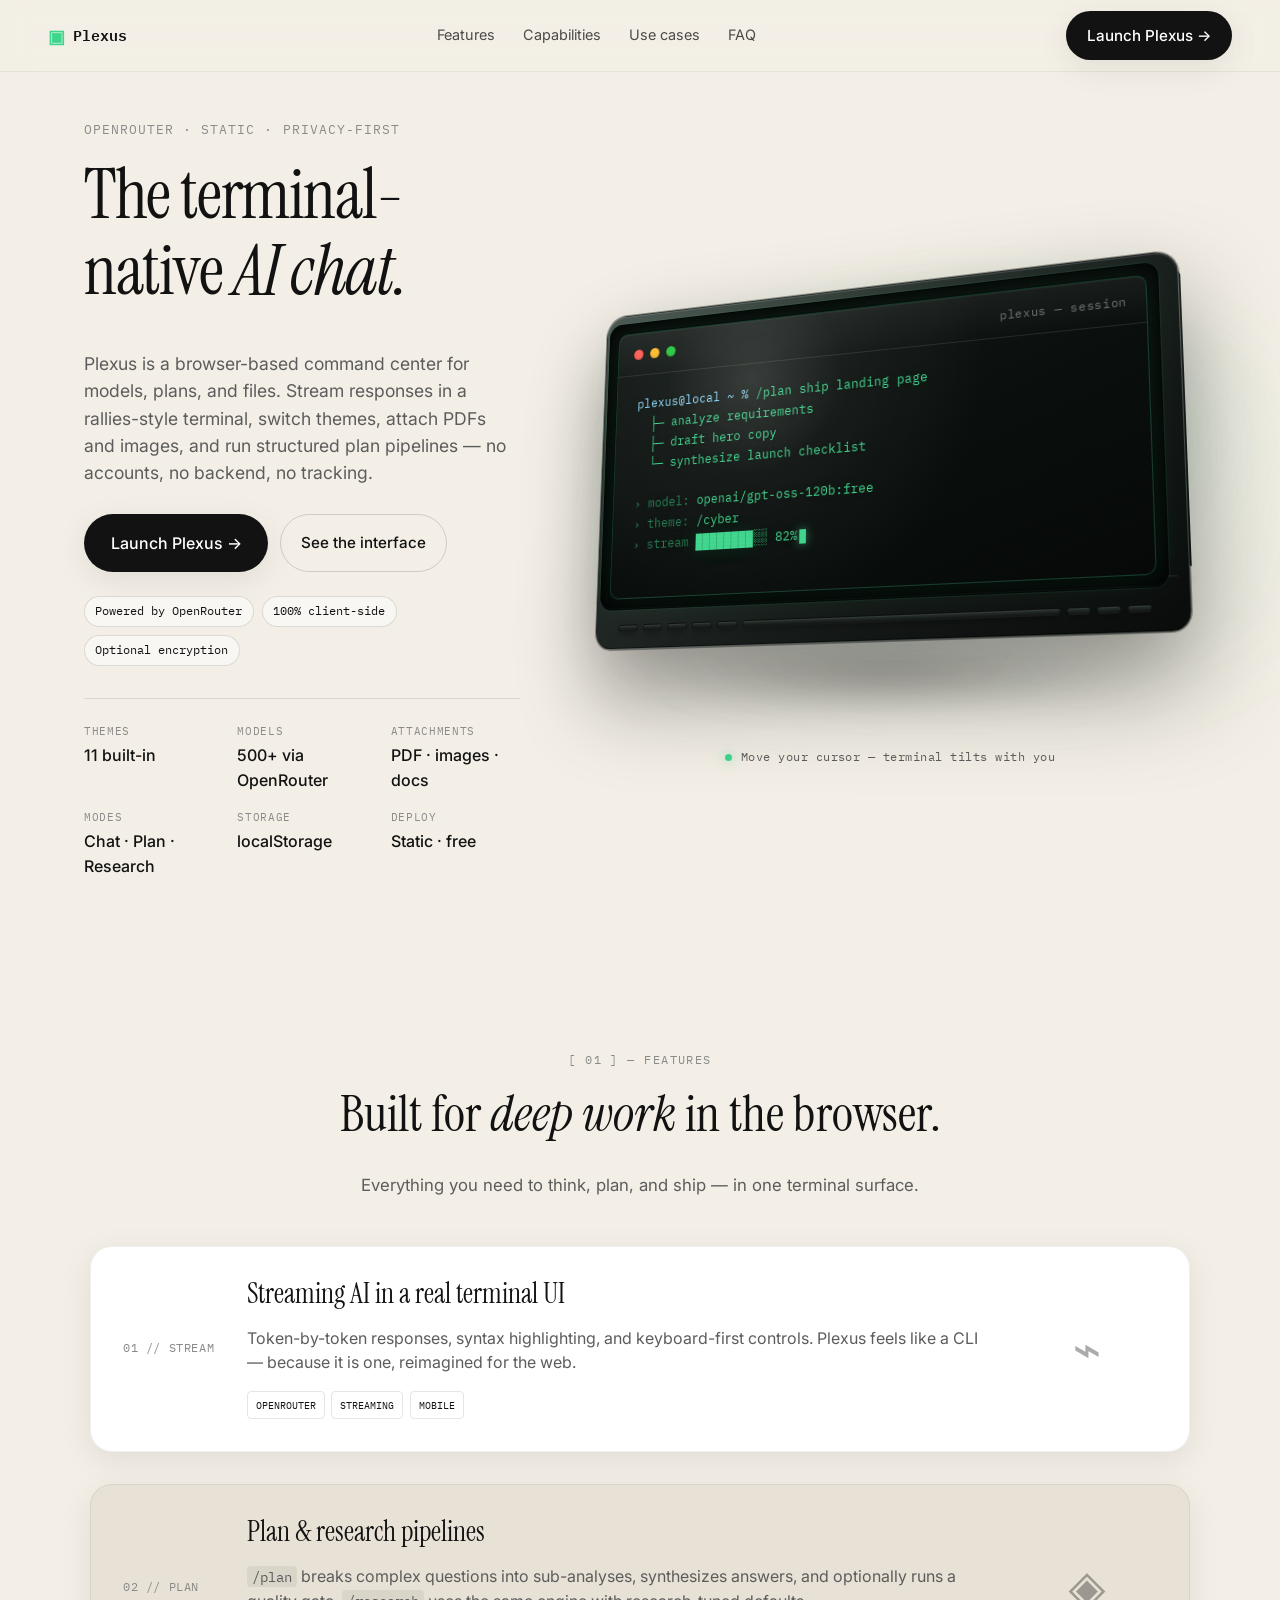
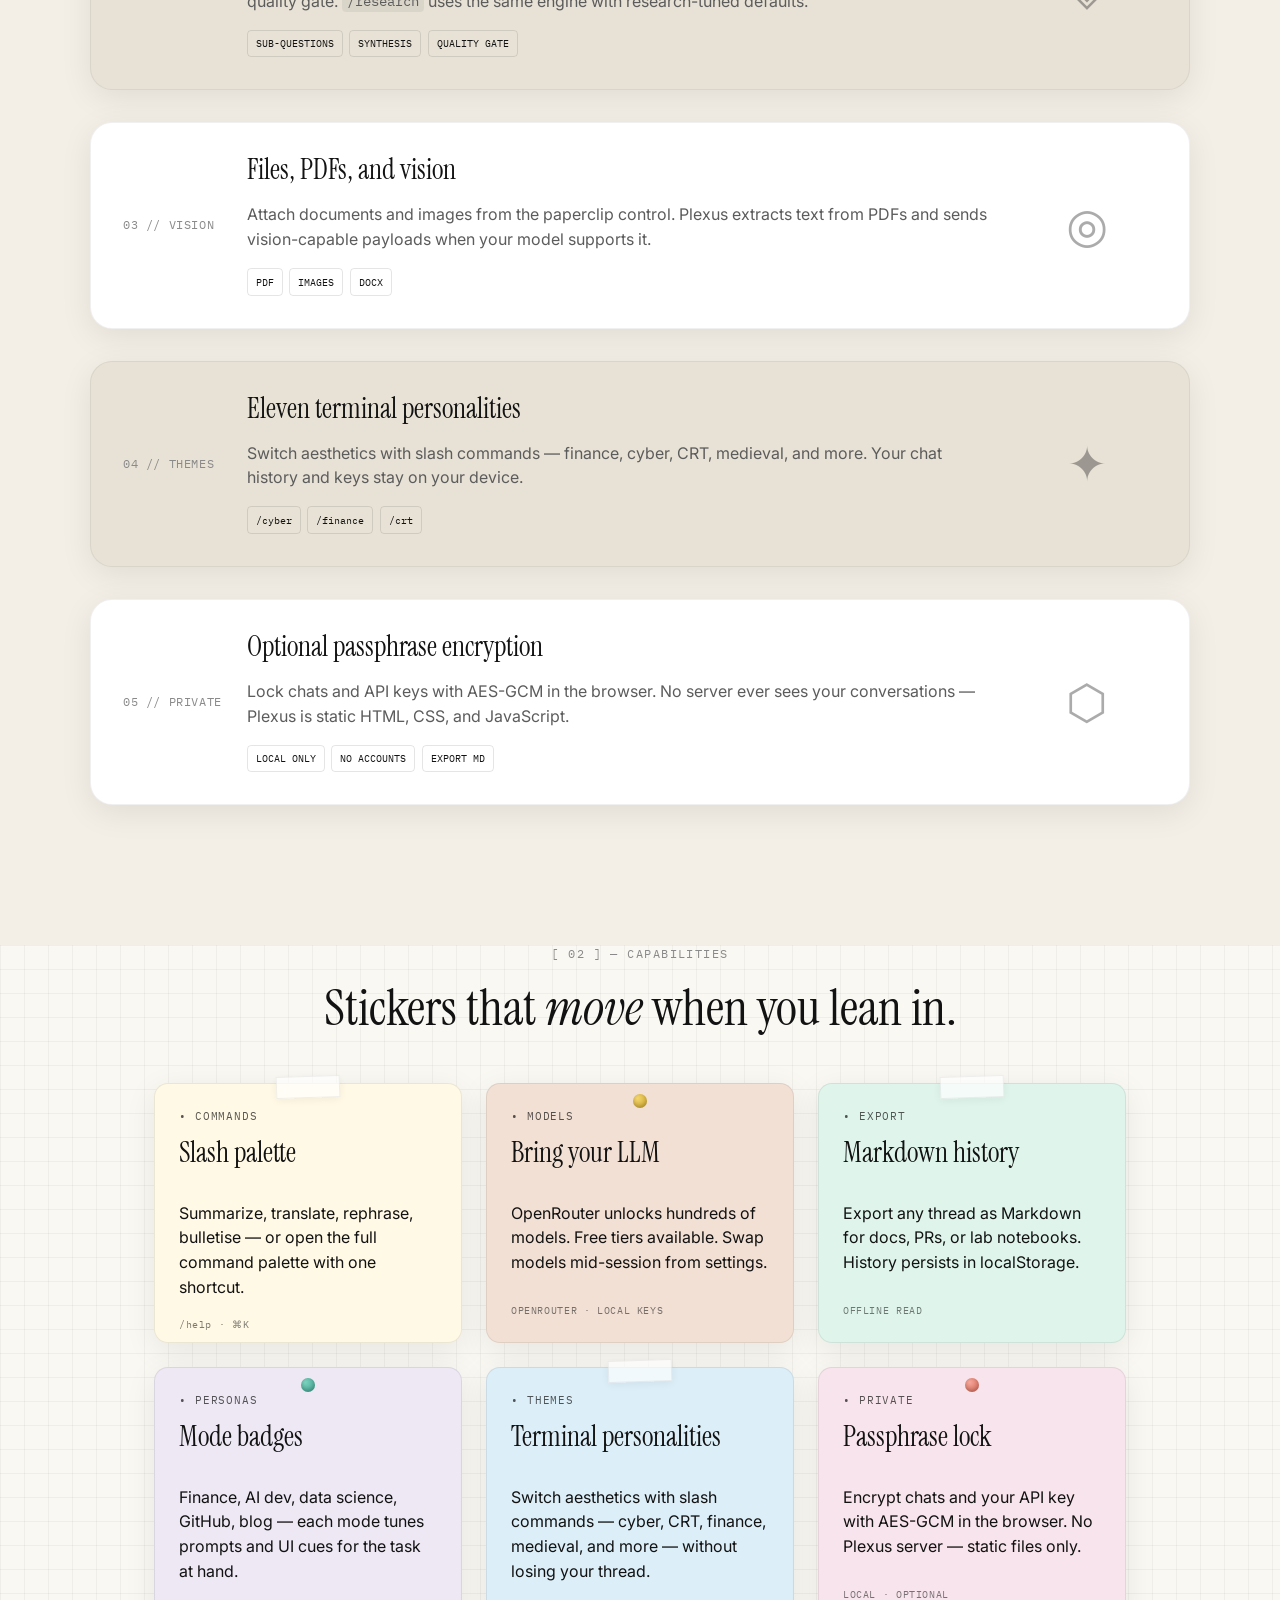
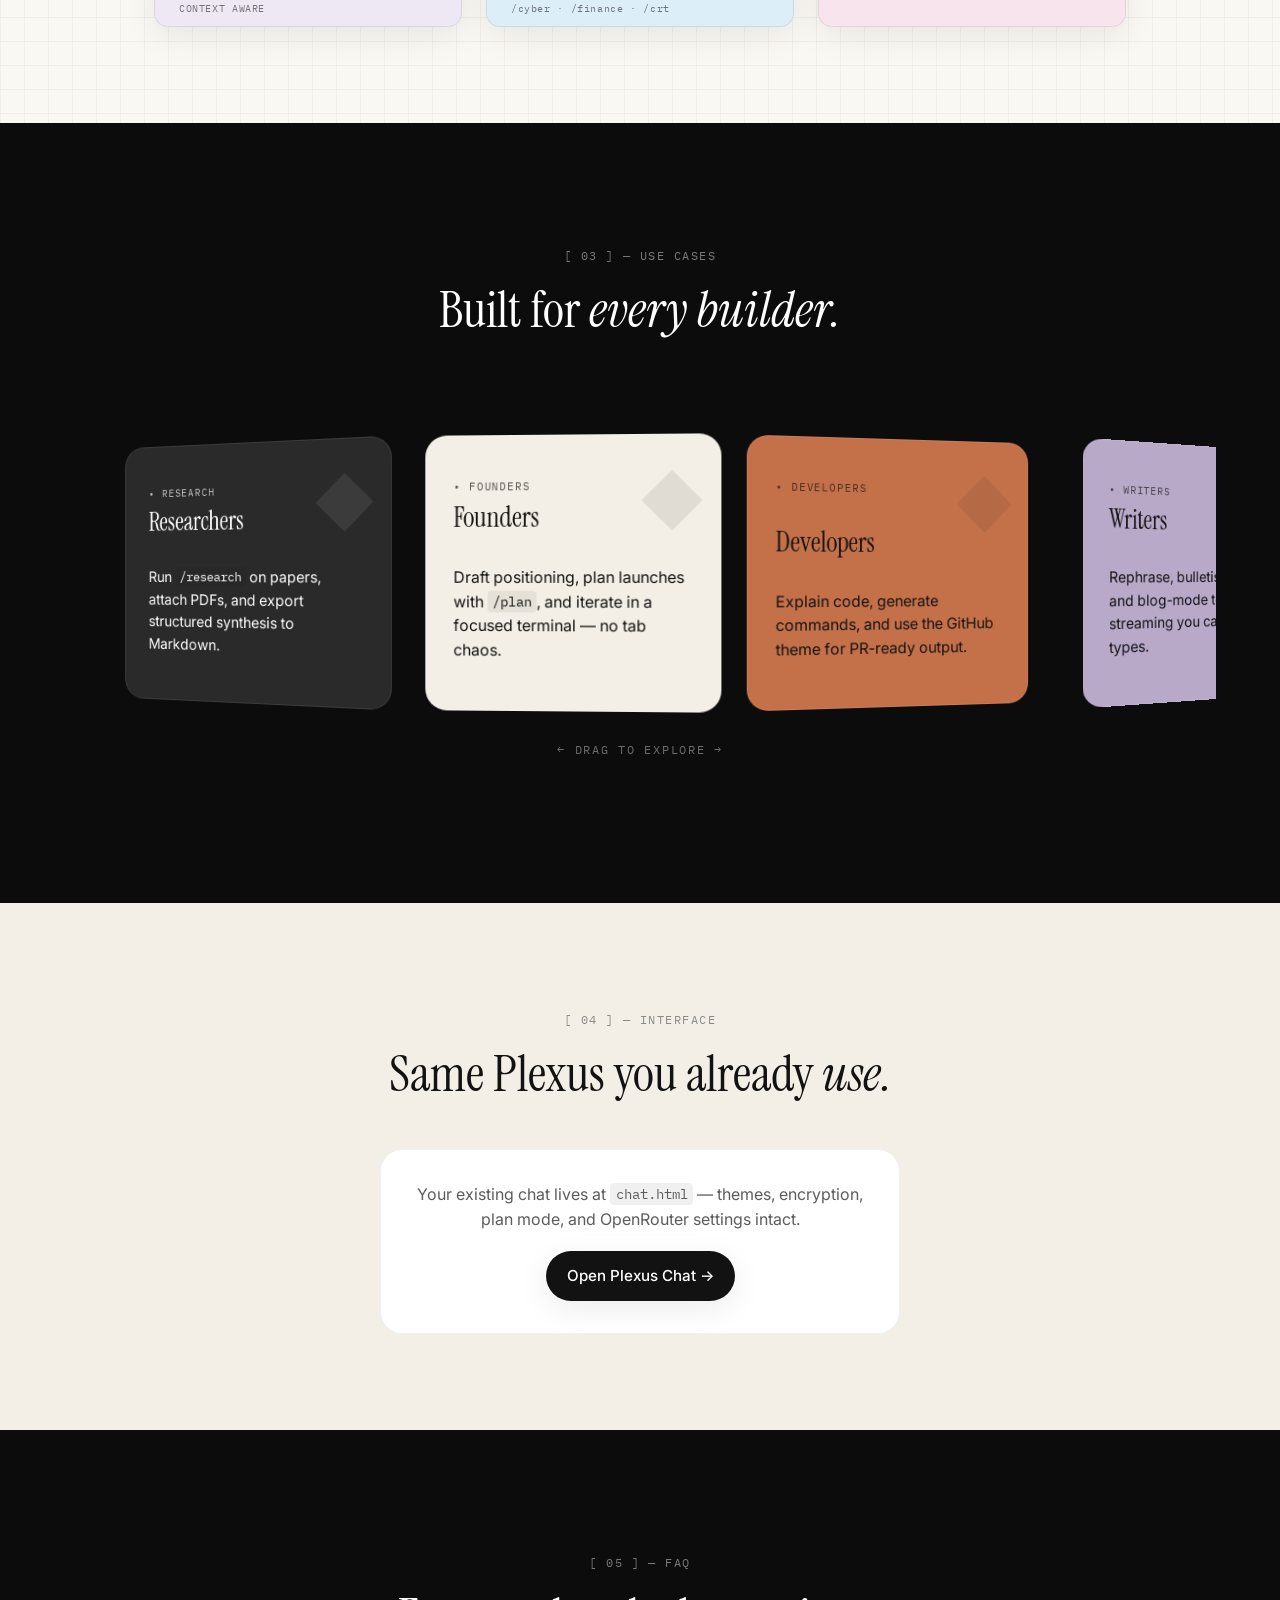
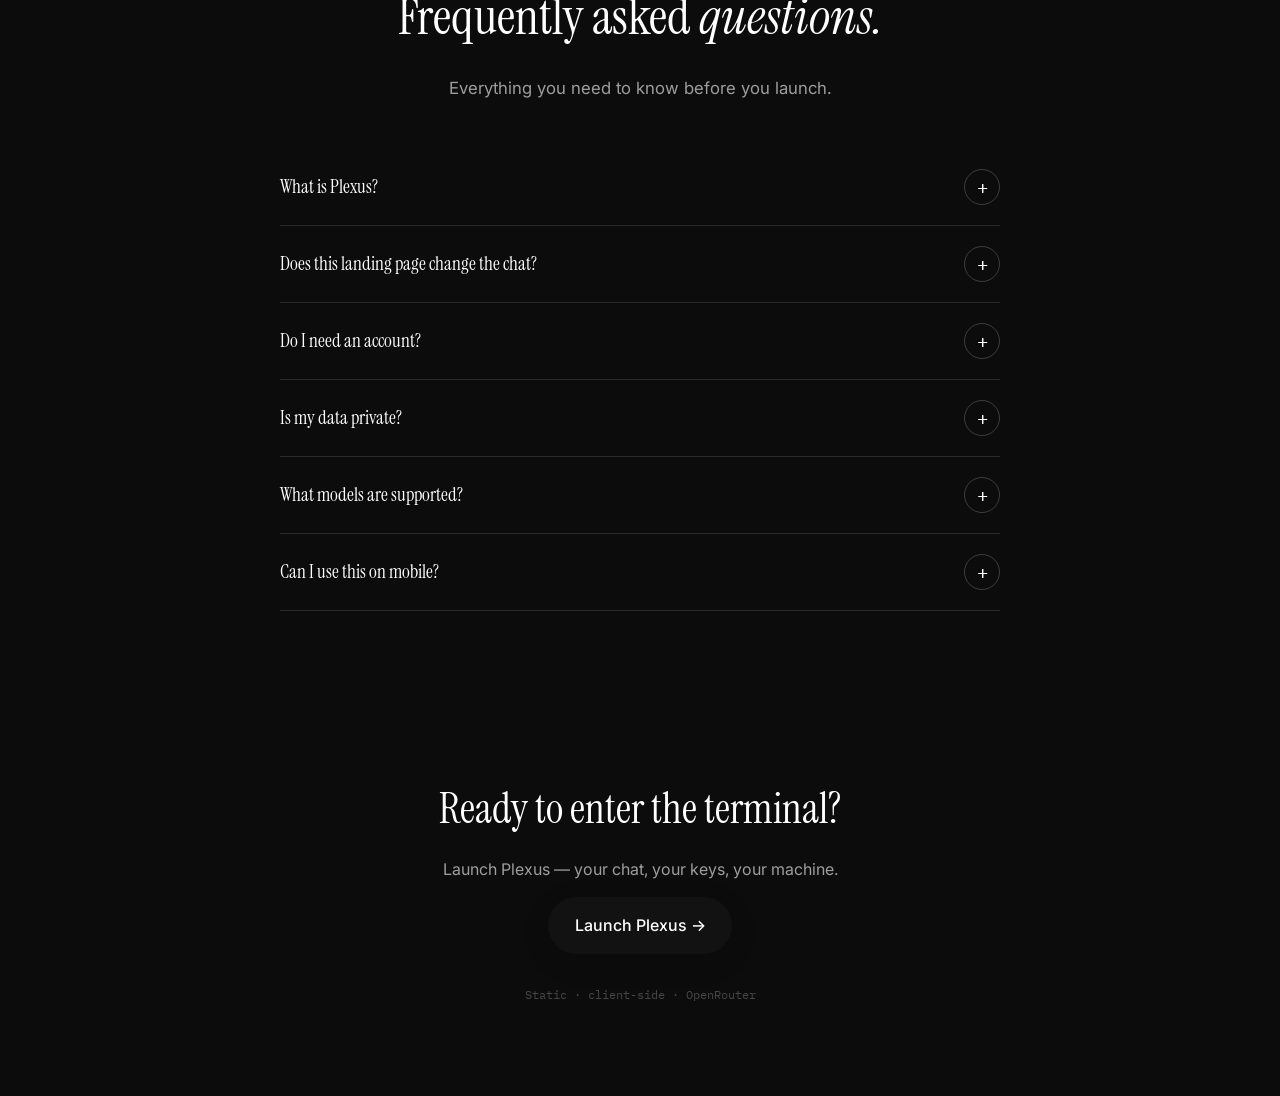
<file: index.html>
<!DOCTYPE html>
<html lang="en">
<head>
  <meta charset="UTF-8">
  <meta name="viewport" content="width=device-width, initial-scale=1.0">
  <title>Plexus — Terminal AI Chat</title>
  <meta name="description" content="Plexus is a privacy-first, terminal-themed AI chat powered by OpenRouter. Plan mode, themes, file vision, and zero backend.">
  <link rel="preconnect" href="https://fonts.googleapis.com">
  <link rel="preconnect" href="https://fonts.gstatic.com" crossorigin>
  <link href="https://fonts.googleapis.com/css2?family=Instrument+Serif:ital@0;1&family=IBM+Plex+Mono:wght@400;500;600&family=Inter:wght@400;500;600&display=swap" rel="stylesheet">
  <link rel="stylesheet" href="css/landing.css">
</head>
<body class="landing-body">

  <nav id="site-nav" class="site-nav" aria-label="Primary">
    <a class="logo" href="#top">
      <span class="logo-mark" aria-hidden="true">▣</span>
      <span>Plexus</span>
    </a>
    <div class="nav-links" id="nav-links">
      <a href="#features">Features</a>
      <a href="#stickers">Capabilities</a>
      <a href="#use-cases">Use cases</a>
      <a href="#faq">FAQ</a>
    </div>
    <a class="btn btn-primary nav-cta" href="chat.html">Launch Plexus →</a>
  </nav>

  <header id="top" class="hero section-light reveal">
    <div class="hero-copy">
      <p class="eyebrow">OpenRouter · Static · Privacy-first</p>
      <h1>The terminal-native <em>AI chat.</em></h1>
      <p class="lead">
        Plexus is a browser-based command center for models, plans, and files.
        Stream responses in a rallies-style terminal, switch themes, attach PDFs and images,
        and run structured plan pipelines — no accounts, no backend, no tracking.
      </p>
      <div class="hero-actions">
        <a class="btn btn-primary btn-lg" href="chat.html">Launch Plexus →</a>
        <a class="btn btn-ghost" href="#preview">See the interface</a>
      </div>
      <div class="trust-row">
        <span class="pill">Powered by OpenRouter</span>
        <span class="pill">100% client-side</span>
        <span class="pill">Optional encryption</span>
      </div>
      <dl class="stats-grid">
        <div><dt>Themes</dt><dd>11 built-in</dd></div>
        <div><dt>Models</dt><dd>500+ via OpenRouter</dd></div>
        <div><dt>Attachments</dt><dd>PDF · images · docs</dd></div>
        <div><dt>Modes</dt><dd>Chat · Plan · Research</dd></div>
        <div><dt>Storage</dt><dd>localStorage</dd></div>
        <div><dt>Deploy</dt><dd>Static · free</dd></div>
      </dl>
    </div>
    <div class="hero-visual reveal reveal-delay-2" id="hero-visual">
      <div class="terminal-scene">
        <div class="terminal-rig" id="terminal-tilt">
          <div class="terminal-aura" id="terminal-aura" aria-hidden="true"></div>
          <div class="terminal-stack">
            <div class="terminal-chassis">
              <div class="terminal-chassis__edge terminal-chassis__edge--left" aria-hidden="true"></div>
              <div class="terminal-chassis__edge terminal-chassis__edge--right" aria-hidden="true"></div>
              <div class="terminal-chassis__lip" aria-hidden="true"></div>
              <div class="terminal-bezel">
                <div class="terminal-card" id="terminal-card">
                  <div class="terminal-card__chrome">
                    <span class="dot dot-red"></span>
                    <span class="dot dot-yellow"></span>
                    <span class="dot dot-green"></span>
                    <span class="terminal-card__title">plexus — session</span>
                  </div>
                  <pre class="terminal-card__body"><span class="terminal-prompt">plexus@local ~ %</span> /plan ship landing page
  ├─ analyze requirements
  ├─ draft hero copy
  └─ synthesize launch checklist

<span class="terminal-dim">› model:</span> openai/gpt-oss-120b:free
<span class="terminal-dim">› theme:</span> /cyber
<span class="terminal-dim">› stream</span> ████████░░ 82%<span class="terminal-cursor" aria-hidden="true"></span></pre>
                  <div class="terminal-card__scanlines" aria-hidden="true"></div>
                  <div class="terminal-card__glare" id="terminal-glare" aria-hidden="true"></div>
                </div>
              </div>
              <div class="terminal-keyboard" aria-hidden="true">
                <span></span><span></span><span></span><span></span><span></span>
                <span class="terminal-keyboard__space"></span>
                <span></span><span></span><span></span>
              </div>
            </div>
          </div>
        </div>
        <div class="terminal-scene__shadow" id="terminal-shadow" aria-hidden="true"></div>
        <div class="terminal-scene__glow" id="terminal-ambient" aria-hidden="true"></div>
      </div>
      <p class="drag-hint"><span class="drag-hint__pulse" aria-hidden="true"></span>Move your cursor — terminal tilts with you</p>
    </div>
  </header>

  <section id="features" class="section-light feature-rail">
    <div class="section-head reveal">
      <p class="section-tag">[ 01 ] — FEATURES</p>
      <h2>Built for <em>deep work</em> in the browser.</h2>
      <p class="section-sub">Everything you need to think, plan, and ship — in one terminal surface.</p>
    </div>

    <article class="feature-block reveal">
      <div class="feature-meta"><span>01 // STREAM</span></div>
      <div class="feature-content">
        <h3>Streaming AI in a real terminal UI</h3>
        <p>Token-by-token responses, syntax highlighting, and keyboard-first controls. Plexus feels like a CLI — because it is one, reimagined for the web.</p>
        <div class="feature-tags"><span>OPENROUTER</span><span>STREAMING</span><span>MOBILE</span></div>
      </div>
      <div class="feature-visual sticker-hover">
        <div class="orbit-icon">⌁</div>
      </div>
    </article>

    <article class="feature-block reveal feature-block--alt">
      <div class="feature-meta"><span>02 // PLAN</span></div>
      <div class="feature-content">
        <h3>Plan &amp; research pipelines</h3>
        <p><code>/plan</code> breaks complex questions into sub-analyses, synthesizes answers, and optionally runs a quality gate. <code>/research</code> uses the same engine with research-tuned defaults.</p>
        <div class="feature-tags"><span>SUB-QUESTIONS</span><span>SYNTHESIS</span><span>QUALITY GATE</span></div>
      </div>
      <div class="feature-visual sticker-hover">
        <div class="orbit-icon">◈</div>
      </div>
    </article>

    <article class="feature-block reveal">
      <div class="feature-meta"><span>03 // VISION</span></div>
      <div class="feature-content">
        <h3>Files, PDFs, and vision</h3>
        <p>Attach documents and images from the paperclip control. Plexus extracts text from PDFs and sends vision-capable payloads when your model supports it.</p>
        <div class="feature-tags"><span>PDF</span><span>IMAGES</span><span>DOCX</span></div>
      </div>
      <div class="feature-visual sticker-hover">
        <div class="orbit-icon">◎</div>
      </div>
    </article>

    <article class="feature-block reveal feature-block--alt">
      <div class="feature-meta"><span>04 // THEMES</span></div>
      <div class="feature-content">
        <h3>Eleven terminal personalities</h3>
        <p>Switch aesthetics with slash commands — finance, cyber, CRT, medieval, and more. Your chat history and keys stay on your device.</p>
        <div class="feature-tags"><span>/cyber</span><span>/finance</span><span>/crt</span></div>
      </div>
      <div class="feature-visual sticker-hover">
        <div class="orbit-icon">✦</div>
      </div>
    </article>

    <article class="feature-block reveal">
      <div class="feature-meta"><span>05 // PRIVATE</span></div>
      <div class="feature-content">
        <h3>Optional passphrase encryption</h3>
        <p>Lock chats and API keys with AES-GCM in the browser. No server ever sees your conversations — Plexus is static HTML, CSS, and JavaScript.</p>
        <div class="feature-tags"><span>LOCAL ONLY</span><span>NO ACCOUNTS</span><span>EXPORT MD</span></div>
      </div>
      <div class="feature-visual sticker-hover">
        <div class="orbit-icon">⬡</div>
      </div>
    </article>
  </section>

  <section id="stickers" class="section-paper">
    <div class="section-head reveal">
      <p class="section-tag">[ 02 ] — CAPABILITIES</p>
      <h2>Stickers that <em>move</em> when you lean in.</h2>
    </div>
    <div class="sticker-grid">
      <article class="sticker card-3d sticker-cream reveal" data-tilt>
        <div class="card-inner">
          <div class="card-face card-front tape">
            <p class="sticker-label">• COMMANDS</p>
            <h3>Slash palette</h3>
            <p>Summarize, translate, rephrase, bulletise — or open the full command palette with one shortcut.</p>
            <footer>/help · ⌘K</footer>
          </div>
          <div class="card-face card-back">
            <p>30+ commands for writing, coding, and workflow — discoverable from the keyboard.</p>
          </div>
        </div>
      </article>
      <article class="sticker card-3d sticker-clay reveal reveal-delay-1" data-tilt>
        <div class="card-inner">
          <div class="card-face card-front pin pin-gold">
            <p class="sticker-label">• MODELS</p>
            <h3>Bring your LLM</h3>
            <p>OpenRouter unlocks hundreds of models. Free tiers available. Swap models mid-session from settings.</p>
            <footer>OPENROUTER · LOCAL KEYS</footer>
          </div>
          <div class="card-face card-back">
            <p>Your API key never leaves the browser unless you choose encrypted storage.</p>
          </div>
        </div>
      </article>
      <article class="sticker card-3d sticker-mint reveal reveal-delay-2" data-tilt>
        <div class="card-inner">
          <div class="card-face card-front tape">
            <p class="sticker-label">• EXPORT</p>
            <h3>Markdown history</h3>
            <p>Export any thread as Markdown for docs, PRs, or lab notebooks. History persists in localStorage.</p>
            <footer>OFFLINE READ</footer>
          </div>
          <div class="card-face card-back">
            <p>Pick up where you left off — even after closing the tab.</p>
          </div>
        </div>
      </article>
      <article class="sticker card-3d sticker-lavender reveal reveal-delay-3" data-tilt>
        <div class="card-inner">
          <div class="card-face card-front pin pin-teal">
            <p class="sticker-label">• PERSONAS</p>
            <h3>Mode badges</h3>
            <p>Finance, AI dev, data science, GitHub, blog — each mode tunes prompts and UI cues for the task at hand.</p>
            <footer>CONTEXT AWARE</footer>
          </div>
          <div class="card-face card-back">
            <p>Switch modes without losing your thread or attachments.</p>
          </div>
        </div>
      </article>
      <article class="sticker card-3d sticker-sky reveal reveal-delay-4" data-tilt>
        <div class="card-inner">
          <div class="card-face card-front tape">
            <p class="sticker-label">• THEMES</p>
            <h3>Terminal personalities</h3>
            <p>Switch aesthetics with slash commands — cyber, CRT, finance, medieval, and more — without losing your thread.</p>
            <footer>/cyber · /finance · /crt</footer>
          </div>
          <div class="card-face card-back">
            <p>Eleven built-in themes reshape the whole terminal — colors, fonts, and mood in one command.</p>
          </div>
        </div>
      </article>
      <article class="sticker card-3d sticker-blush reveal reveal-delay-5" data-tilt>
        <div class="card-inner">
          <div class="card-face card-front pin pin-coral">
            <p class="sticker-label">• PRIVATE</p>
            <h3>Passphrase lock</h3>
            <p>Encrypt chats and your API key with AES-GCM in the browser. No Plexus server — static files only.</p>
            <footer>LOCAL · OPTIONAL</footer>
          </div>
          <div class="card-face card-back">
            <p>Your conversations stay on your device. Export or unlock anytime with your passphrase.</p>
          </div>
        </div>
      </article>
    </div>
  </section>

  <section id="use-cases" class="section-dark">
    <div class="section-head reveal">
      <p class="section-tag section-tag--light">[ 03 ] — USE CASES</p>
      <h2>Built for <em>every builder.</em></h2>
    </div>
    <div class="carousel-wrap reveal">
      <div class="carousel-viewport" id="carousel-viewport">
        <div class="carousel-track" id="use-carousel" tabindex="0" aria-label="Use case carousel">
          <article class="carousel-card" data-index="0">
            <p class="carousel-label">• RESEARCH</p>
            <h3>Researchers</h3>
            <p>Run <code>/research</code> on papers, attach PDFs, and export structured synthesis to Markdown.</p>
          </article>
          <article class="carousel-card carousel-card--cream" data-index="1">
            <p class="carousel-label">• FOUNDERS</p>
            <h3>Founders</h3>
            <p>Draft positioning, plan launches with <code>/plan</code>, and iterate in a focused terminal — no tab chaos.</p>
          </article>
          <article class="carousel-card carousel-card--clay" data-index="2">
            <p class="carousel-label">• DEVELOPERS</p>
            <h3>Developers</h3>
            <p>Explain code, generate commands, and use the GitHub theme for PR-ready output.</p>
          </article>
          <article class="carousel-card carousel-card--lavender" data-index="3">
            <p class="carousel-label">• WRITERS</p>
            <h3>Writers</h3>
            <p>Rephrase, bulletise, translate, and blog-mode tone — with streaming you can read as it types.</p>
          </article>
          <article class="carousel-card carousel-card--mint" data-index="4">
            <p class="carousel-label">• STUDENTS</p>
            <h3>Students</h3>
            <p>Free models on OpenRouter, offline history, and plan mode for breaking down assignments.</p>
          </article>
          <article class="carousel-card carousel-card--lavender" data-index="5">
            <p class="carousel-label">• MARKETERS</p>
            <h3>Marketers</h3>
            <p>Draft landing copy, iterate on positioning with <code>/plan</code>, and export polished Markdown briefs.</p>
          </article>
          <article class="carousel-card" data-index="6">
            <p class="carousel-label">• PRIVACY</p>
            <h3>Privacy advocates</h3>
            <p>100% client-side — your keys and chats stay in the browser with optional local encryption.</p>
          </article>
          <article class="carousel-card carousel-card--cream" data-index="7">
            <p class="carousel-label">• OPS</p>
            <h3>Operators</h3>
            <p>Chain plan pipelines, attach docs, and run quality gates without leaving a single terminal surface.</p>
          </article>
          <article class="carousel-card carousel-card--clay" data-index="8">
            <p class="carousel-label">• TEAMS</p>
            <h3>Small teams</h3>
            <p>Deploy static Plexus for free, share themes, and keep everyone on the same OpenRouter stack.</p>
          </article>
        </div>
      </div>
      <p class="carousel-hint">← drag to explore →</p>
    </div>
  </section>

  <section id="preview" class="section-light preview-section reveal">
    <div class="section-head">
      <p class="section-tag">[ 04 ] — INTERFACE</p>
      <h2>Same Plexus you already <em>use.</em></h2>
    </div>
    <div class="preview-frame">
      <div class="preview-callout">
        <p>Your existing chat lives at <code>chat.html</code> — themes, encryption, plan mode, and OpenRouter settings intact.</p>
        <a class="btn btn-primary" href="chat.html">Open Plexus Chat →</a>
      </div>
    </div>
  </section>

  <section id="faq" class="section-faq">
    <div class="section-head reveal">
      <p class="section-tag section-tag--light">[ 05 ] — FAQ</p>
      <h2>Frequently asked <em>questions.</em></h2>
      <p class="section-sub section-sub--light">Everything you need to know before you launch.</p>
    </div>
    <div class="faq-list reveal">
      <details class="faq-item">
        <summary>What is Plexus?</summary>
        <p>Plexus is a static, terminal-themed AI chat client. It talks to models through OpenRouter and stores everything locally in your browser.</p>
      </details>
      <details class="faq-item">
        <summary>Does this landing page change the chat?</summary>
        <p>No. The chat interface is served from <code>chat.html</code> and is identical to the previous <code>index.html</code> experience.</p>
      </details>
      <details class="faq-item">
        <summary>Do I need an account?</summary>
        <p>No Plexus account. You only need an OpenRouter API key, which you paste into settings on first use.</p>
      </details>
      <details class="faq-item">
        <summary>Is my data private?</summary>
        <p>Yes. Chats stay in localStorage. You can optionally encrypt them with a passphrase. Nothing is sent to a Plexus server — there isn't one.</p>
      </details>
      <details class="faq-item">
        <summary>What models are supported?</summary>
        <p>Any model available on OpenRouter, including free options like <code>openai/gpt-oss-120b:free</code>. Switch models in settings anytime.</p>
      </details>
      <details class="faq-item">
        <summary>Can I use this on mobile?</summary>
        <p>Yes. Plexus is responsive and works on phones and tablets with the same terminal aesthetic.</p>
      </details>
    </div>
  </section>

  <footer class="site-footer section-dark">
    <div class="footer-inner reveal">
      <h2>Ready to enter the terminal?</h2>
      <p>Launch Plexus — your chat, your keys, your machine.</p>
      <a class="btn btn-primary btn-lg" href="chat.html">Launch Plexus →</a>
      <p class="footer-note">Static · client-side · OpenRouter</p>
    </div>
  </footer>

  <div id="card-zoom-portal" class="card-zoom-portal" aria-hidden="true">
    <div class="card-zoom-backdrop"></div>
    <div class="card-zoom-stage"></div>
  </div>

  <script src="js/landing.js" defer></script>
</body>
</html>
</file>
<file: css/landing.css>
/* Plexus landing — BrowserOS-inspired minimalist */

:root {
  --cream: #f3efe6;
  --cream-deep: #e8e2d6;
  --paper: #faf8f3;
  --ink: #121212;
  --ink-muted: #5c5c5c;
  --ink-soft: #8a8a8a;
  --dark: #0c0c0c;
  --dark-elevated: #161616;
  --white: #ffffff;
  --accent: #1a1a1a;
  --clay: #c4714a;
  --lavender: #b8a9c9;
  --mint: #a8cfc0;
  --terminal-green: #3dd68c;
  --shadow: 0 24px 80px rgba(0, 0, 0, 0.12);
  --shadow-soft: 0 8px 32px rgba(0, 0, 0, 0.08);
  --radius: 14px;
  --radius-lg: 22px;
  --font-serif: "Instrument Serif", Georgia, "Times New Roman", serif;
  --font-sans: "Inter", system-ui, sans-serif;
  --font-mono: "IBM Plex Mono", ui-monospace, monospace;
  --nav-height: 72px;
  --ease-out: cubic-bezier(0.22, 1, 0.36, 1);
  --ease-spring: cubic-bezier(0.34, 1.45, 0.64, 1);
}

*,
*::before,
*::after {
  box-sizing: border-box;
}

html {
  scroll-behavior: smooth;
  overflow-x: clip;
  max-width: 100%;
}

body.landing-body {
  margin: 0;
  font-family: var(--font-sans);
  color: var(--ink);
  background: var(--cream);
  line-height: 1.55;
  -webkit-font-smoothing: antialiased;
  overflow-x: clip;
  max-width: 100%;
}

h1, h2, h3 {
  font-family: var(--font-serif);
  font-weight: 400;
  line-height: 1.08;
  margin: 0 0 0.6em;
}

h1 {
  font-size: clamp(2.6rem, 6vw, 4.4rem);
  letter-spacing: -0.02em;
}

h2 {
  font-size: clamp(2rem, 4vw, 3.2rem);
}

h3 {
  font-size: clamp(1.35rem, 2.5vw, 1.75rem);
}

em {
  font-style: italic;
}

a {
  color: inherit;
  text-decoration: none;
}

code {
  font-family: var(--font-mono);
  font-size: 0.9em;
  background: rgba(0, 0, 0, 0.06);
  padding: 0.1em 0.35em;
  border-radius: 4px;
}

/* Buttons */
.btn {
  display: inline-flex;
  align-items: center;
  justify-content: center;
  gap: 0.35rem;
  padding: 0.75rem 1.25rem;
  border-radius: 999px;
  font-weight: 500;
  font-size: 0.95rem;
  border: 1px solid transparent;
  transition: transform 0.25s var(--ease-out), box-shadow 0.25s var(--ease-out), background 0.2s;
}

.btn:hover {
  transform: translateY(-2px);
}

.btn-primary {
  background: var(--ink);
  color: var(--white);
  box-shadow: var(--shadow-soft);
}

.btn-primary:hover {
  box-shadow: var(--shadow);
}

.btn-ghost {
  border-color: rgba(0, 0, 0, 0.15);
  background: transparent;
}

.btn-lg {
  padding: 0.95rem 1.6rem;
  font-size: 1rem;
}

/* Nav — appears/hides on scroll */
.site-nav {
  position: fixed;
  top: 0;
  left: 0;
  right: 0;
  z-index: 100;
  height: var(--nav-height);
  display: flex;
  align-items: center;
  justify-content: space-between;
  padding: 0 clamp(1rem, 4vw, 3rem);
  background: rgba(243, 239, 230, 0.82);
  backdrop-filter: blur(14px);
  border-bottom: 1px solid rgba(0, 0, 0, 0.06);
  transform: translateY(0);
  transition: transform 0.35s var(--ease-out), background 0.35s;
}

.site-nav.nav-hidden {
  transform: translateY(-100%);
}

.site-nav.nav-on-dark {
  background: rgba(12, 12, 12, 0.88);
  color: var(--white);
  border-bottom-color: rgba(255, 255, 255, 0.08);
}

.logo {
  display: flex;
  align-items: center;
  gap: 0.5rem;
  font-family: var(--font-mono);
  font-weight: 600;
  font-size: 0.95rem;
}

.logo-mark {
  color: var(--terminal-green);
  font-size: 1.1rem;
}

.nav-links {
  display: none;
  gap: 1.75rem;
  font-size: 0.9rem;
}

.nav-links a {
  opacity: 0.75;
  transition: opacity 0.2s;
}

.nav-links a:hover {
  opacity: 1;
}

@media (min-width: 900px) {
  .nav-links {
    display: flex;
  }
}

/* Sections */
.section-light {
  background: var(--cream);
}

.section-paper {
  background-color: var(--paper);
  background-image:
    linear-gradient(rgba(0, 0, 0, 0.04) 1px, transparent 1px),
    linear-gradient(90deg, rgba(0, 0, 0, 0.04) 1px, transparent 1px);
  background-size: 24px 24px;
}

.section-dark {
  background: var(--dark);
  color: var(--white);
  padding: clamp(4rem, 10vw, 7rem) clamp(1rem, 5vw, 4rem);
  overflow-x: clip;
}

.section-faq {
  background: var(--dark);
  color: var(--white);
  padding: clamp(4rem, 10vw, 7rem) clamp(1rem, 5vw, 4rem);
}

.section-head {
  max-width: 720px;
  margin: 0 auto 3rem;
  text-align: center;
  padding: 0 1rem;
}

.section-tag {
  font-family: var(--font-mono);
  font-size: 0.75rem;
  letter-spacing: 0.12em;
  text-transform: uppercase;
  color: var(--ink-soft);
  margin-bottom: 1rem;
}

.section-tag--light {
  color: rgba(255, 255, 255, 0.45);
}

.section-sub {
  color: var(--ink-muted);
  font-size: 1.05rem;
  margin: 0;
}

.section-sub--light {
  color: rgba(255, 255, 255, 0.6);
}

/* Hero */
.hero {
  display: grid;
  grid-template-columns: 1fr;
  gap: 3rem;
  max-width: 1240px;
  margin: 0 auto;
  padding: calc(var(--nav-height) + 3rem) clamp(1rem, 5vw, 4rem) 4rem;
  align-items: center;
}

@media (min-width: 960px) {
  .hero {
    grid-template-columns: 1fr 1fr;
    gap: 4rem;
  }
}

.eyebrow {
  font-family: var(--font-mono);
  font-size: 0.8rem;
  text-transform: uppercase;
  letter-spacing: 0.08em;
  color: var(--ink-soft);
  margin: 0 0 1rem;
}

.lead {
  font-size: 1.1rem;
  color: var(--ink-muted);
  max-width: 52ch;
  margin: 0 0 1.75rem;
}

.hero-actions {
  display: flex;
  flex-wrap: wrap;
  gap: 0.75rem;
  margin-bottom: 1.5rem;
}

.trust-row {
  display: flex;
  flex-wrap: wrap;
  gap: 0.5rem;
  margin-bottom: 2rem;
}

.pill {
  font-family: var(--font-mono);
  font-size: 0.72rem;
  padding: 0.35rem 0.65rem;
  border: 1px solid rgba(0, 0, 0, 0.12);
  border-radius: 999px;
  background: rgba(255, 255, 255, 0.5);
}

.stats-grid {
  display: grid;
  grid-template-columns: repeat(2, 1fr);
  gap: 1rem 1.5rem;
  margin: 0;
  padding-top: 1.5rem;
  border-top: 1px solid rgba(0, 0, 0, 0.1);
}

@media (min-width: 600px) {
  .stats-grid {
    grid-template-columns: repeat(3, 1fr);
  }
}

.stats-grid dt {
  font-family: var(--font-mono);
  font-size: 0.7rem;
  text-transform: uppercase;
  letter-spacing: 0.06em;
  color: var(--ink-soft);
  margin-bottom: 0.2rem;
}

.stats-grid dd {
  margin: 0;
  font-size: 1rem;
  font-weight: 500;
}

/* Hero terminal — large 3D chassis with depth + cursor tilt */
.hero-visual {
  perspective: 1600px;
  perspective-origin: 50% 38%;
  width: 100%;
}

.terminal-scene {
  position: relative;
  display: flex;
  justify-content: center;
  align-items: center;
  min-height: clamp(380px, 48vw, 520px);
  padding: 1rem 0 2.5rem;
  transform-style: preserve-3d;
}

.terminal-rig {
  position: relative;
  transform-style: preserve-3d;
  transform: rotateX(12deg) rotateY(-22deg) translateZ(0);
  will-change: transform;
}

.terminal-aura {
  position: absolute;
  inset: -18% -12%;
  background:
    radial-gradient(ellipse 70% 55% at 50% 42%, rgba(61, 214, 140, 0.22) 0%, transparent 68%),
    radial-gradient(ellipse 90% 70% at 50% 60%, rgba(61, 214, 140, 0.08) 0%, transparent 72%);
  filter: blur(28px);
  transform: translateZ(-90px);
  pointer-events: none;
  opacity: 0.9;
}

.terminal-stack {
  position: relative;
  transform-style: preserve-3d;
  transform: translateZ(36px);
}

.terminal-chassis {
  position: relative;
  transform-style: preserve-3d;
  padding: 14px 14px 0;
  border-radius: 22px 22px 18px 18px;
  background:
    linear-gradient(165deg, rgba(255, 255, 255, 0.09) 0%, transparent 28%),
    linear-gradient(145deg, #3d4843 0%, #222926 38%, #121614 72%, #0a0c0b 100%);
  border: 1px solid rgba(255, 255, 255, 0.1);
  box-shadow:
    0 1px 0 rgba(255, 255, 255, 0.14) inset,
    0 -1px 0 rgba(0, 0, 0, 0.45) inset,
    0 42px 90px rgba(0, 0, 0, 0.42),
    0 0 0 1px rgba(0, 0, 0, 0.35);
}

.terminal-chassis__edge {
  position: absolute;
  pointer-events: none;
  background: linear-gradient(180deg, #2f3834 0%, #141816 100%);
  box-shadow: inset 0 1px 0 rgba(255, 255, 255, 0.06);
}

.terminal-chassis__edge--left {
  left: 0;
  top: 18px;
  bottom: 58px;
  width: 16px;
  transform: rotateY(88deg);
  transform-origin: left center;
  border-radius: 6px 0 0 6px;
}

.terminal-chassis__edge--right {
  right: 0;
  top: 18px;
  bottom: 58px;
  width: 16px;
  transform: rotateY(-88deg);
  transform-origin: right center;
  border-radius: 0 6px 6px 0;
}

.terminal-chassis__lip {
  position: absolute;
  left: 8px;
  right: 8px;
  bottom: 46px;
  height: 12px;
  transform: rotateX(-82deg);
  transform-origin: bottom center;
  background: linear-gradient(180deg, #1a201d 0%, #080a09 100%);
  border-radius: 0 0 8px 8px;
  box-shadow: 0 8px 16px rgba(0, 0, 0, 0.35);
}

.terminal-bezel {
  position: relative;
  padding: 10px;
  border-radius: 14px;
  background: linear-gradient(180deg, #0a0c0b 0%, #050706 100%);
  border: 1px solid rgba(0, 0, 0, 0.65);
  box-shadow:
    0 0 0 1px rgba(61, 214, 140, 0.08),
    inset 0 2px 14px rgba(0, 0, 0, 0.65),
    inset 0 -1px 0 rgba(255, 255, 255, 0.03);
  transform: translateZ(18px);
}

.terminal-card {
  position: relative;
  width: min(560px, 92vw);
  border-radius: 10px;
  background:
    linear-gradient(160deg, #141a17 0%, #0a0f0d 55%, #060908 100%);
  border: 1px solid rgba(61, 214, 140, 0.22);
  box-shadow:
    0 1px 0 rgba(255, 255, 255, 0.05) inset,
    0 0 36px rgba(61, 214, 140, 0.1),
    0 0 0 1px rgba(0, 0, 0, 0.5);
  overflow: hidden;
  transform: translateZ(8px);
}

.terminal-card__chrome {
  display: flex;
  align-items: center;
  gap: 8px;
  padding: 14px 18px 12px;
  background: linear-gradient(180deg, rgba(255, 255, 255, 0.05), transparent);
  border-bottom: 1px solid rgba(255, 255, 255, 0.06);
}

.terminal-card__title {
  margin-left: auto;
  font-family: var(--font-mono);
  font-size: 0.72rem;
  color: rgba(255, 255, 255, 0.38);
  letter-spacing: 0.06em;
}

.dot {
  width: 11px;
  height: 11px;
  border-radius: 50%;
  flex-shrink: 0;
  box-shadow: inset 0 -1px 2px rgba(0, 0, 0, 0.25);
}

.dot-red { background: #ff5f57; }
.dot-yellow { background: #febc2e; }
.dot-green { background: #28c840; }

.terminal-card__body {
  margin: 0;
  padding: 1.35rem 1.5rem 1.6rem;
  font-family: var(--font-mono);
  font-size: clamp(0.68rem, 1.35vw, 0.82rem);
  line-height: 1.58;
  color: var(--terminal-green);
  white-space: pre-wrap;
  text-shadow: 0 0 22px rgba(61, 214, 140, 0.18);
  min-height: 230px;
}

.terminal-prompt {
  color: #8fdcff;
}

.terminal-dim {
  color: rgba(61, 214, 140, 0.55);
}

.terminal-cursor {
  display: inline-block;
  width: 0.55em;
  height: 1.05em;
  margin-left: 2px;
  vertical-align: text-bottom;
  background: var(--terminal-green);
  box-shadow: 0 0 10px rgba(61, 214, 140, 0.65);
  animation: cursor-blink 1.1s step-end infinite;
}

@keyframes cursor-blink {
  0%, 100% { opacity: 1; }
  50% { opacity: 0; }
}

.terminal-card__scanlines {
  position: absolute;
  inset: 0;
  pointer-events: none;
  background: repeating-linear-gradient(
    0deg,
    transparent,
    transparent 2px,
    rgba(0, 0, 0, 0.045) 2px,
    rgba(0, 0, 0, 0.045) 4px
  );
  opacity: 0.4;
}

.terminal-card__glare {
  position: absolute;
  inset: 0;
  pointer-events: none;
  background: radial-gradient(
    circle at 28% 22%,
    rgba(255, 255, 255, 0.16) 0%,
    rgba(255, 255, 255, 0.04) 24%,
    transparent 52%
  );
  mix-blend-mode: screen;
  opacity: 0.85;
  transition: opacity 0.2s ease;
}

.terminal-keyboard {
  display: flex;
  align-items: center;
  gap: 6px;
  padding: 14px 18px 16px;
  transform: translateZ(10px);
}

.terminal-keyboard span {
  display: block;
  height: 7px;
  width: 22px;
  border-radius: 3px;
  background: linear-gradient(180deg, #2a322f 0%, #121614 100%);
  border: 1px solid rgba(0, 0, 0, 0.45);
  box-shadow:
    0 1px 0 rgba(255, 255, 255, 0.05) inset,
    0 3px 6px rgba(0, 0, 0, 0.28);
}

.terminal-keyboard__space {
  flex: 1;
  min-width: 120px;
}

.terminal-scene__shadow {
  position: absolute;
  bottom: 8%;
  left: 50%;
  width: 78%;
  height: 48px;
  transform: translateX(-50%) translateZ(-40px);
  background: radial-gradient(ellipse, rgba(0, 0, 0, 0.34) 0%, transparent 72%);
  filter: blur(18px);
  pointer-events: none;
  will-change: transform;
}

.terminal-scene__glow {
  position: absolute;
  bottom: 18%;
  left: 50%;
  width: 62%;
  height: 120px;
  transform: translateX(-50%) translateZ(-60px);
  background: radial-gradient(ellipse, rgba(61, 214, 140, 0.14) 0%, transparent 70%);
  filter: blur(22px);
  pointer-events: none;
  will-change: transform, opacity;
}

.drag-hint {
  display: flex;
  align-items: center;
  justify-content: center;
  gap: 0.55rem;
  text-align: center;
  font-family: var(--font-mono);
  font-size: 0.76rem;
  letter-spacing: 0.04em;
  color: var(--ink-muted);
  margin-top: 0.5rem;
}

.drag-hint__pulse {
  width: 7px;
  height: 7px;
  border-radius: 50%;
  background: var(--terminal-green);
  box-shadow: 0 0 12px rgba(61, 214, 140, 0.55);
  animation: hint-pulse 2.2s ease-in-out infinite;
}

@keyframes hint-pulse {
  0%, 100% { transform: scale(1); opacity: 0.65; }
  50% { transform: scale(1.35); opacity: 1; }
}

@media (min-width: 960px) {
  .hero-visual {
    justify-self: end;
    width: min(100%, 620px);
  }
}

@media (max-width: 959px) {
  .terminal-rig {
    transform: rotateX(8deg) rotateY(-14deg);
  }

  .terminal-card {
    width: min(520px, 94vw);
  }
}

@media (prefers-reduced-motion: reduce) {
  .terminal-cursor,
  .drag-hint__pulse {
    animation: none;
    opacity: 1;
  }
}

/* Feature blocks */
.feature-rail {
  padding: clamp(3rem, 8vw, 6rem) clamp(1rem, 5vw, 4rem);
}

.feature-block {
  display: grid;
  grid-template-columns: 1fr;
  gap: 1.5rem;
  max-width: 1100px;
  margin: 0 auto 2rem;
  padding: 2rem;
  background: var(--white);
  border-radius: var(--radius-lg);
  border: 1px solid rgba(0, 0, 0, 0.06);
  box-shadow: var(--shadow-soft);
  align-items: center;
}

@media (min-width: 800px) {
  .feature-block {
    grid-template-columns: 100px 1fr 140px;
  }
}

.feature-block--alt {
  background: var(--cream-deep);
}

.feature-meta {
  font-family: var(--font-mono);
  font-size: 0.75rem;
  color: var(--ink-soft);
  letter-spacing: 0.05em;
}

.feature-content p {
  color: var(--ink-muted);
  margin: 0 0 1rem;
}

.feature-tags {
  display: flex;
  flex-wrap: wrap;
  gap: 0.4rem;
}

.feature-tags span {
  font-family: var(--font-mono);
  font-size: 0.65rem;
  padding: 0.3rem 0.5rem;
  border: 1px solid rgba(0, 0, 0, 0.1);
  border-radius: 4px;
}

.feature-visual {
  display: flex;
  align-items: center;
  justify-content: center;
  min-height: 100px;
}

.orbit-icon {
  font-size: 3rem;
  opacity: 0.35;
  transition: transform 0.5s var(--ease-spring), opacity 0.3s;
}

.sticker-hover:hover .orbit-icon {
  transform: rotate(25deg) scale(1.15);
  opacity: 0.7;
}

/* Sticker grid + 3D flip */
.sticker-grid {
  display: grid;
  grid-template-columns: 1fr;
  gap: 1.5rem;
  max-width: 1100px;
  margin: 0 auto;
  padding: 0 clamp(1rem, 5vw, 4rem) clamp(4rem, 8vw, 6rem);
}

@media (min-width: 640px) {
  .sticker-grid {
    grid-template-columns: repeat(2, 1fr);
  }
}

@media (min-width: 960px) {
  .sticker-grid {
    grid-template-columns: repeat(3, 1fr);
  }
}

.card-3d {
  perspective: 1000px;
  min-height: 260px;
  cursor: pointer;
}

.card-inner {
  position: relative;
  width: 100%;
  height: 100%;
  min-height: 260px;
  transform-style: preserve-3d;
  transition: transform 0.7s var(--ease-out);
}

.card-3d.is-flipped .card-inner {
  transform: rotateY(180deg);
}

.card-3d:hover .card-inner:not(.no-tilt) {
  transform: rotateY(8deg) rotateX(-4deg);
}

.card-3d.is-flipped:hover .card-inner {
  transform: rotateY(188deg) rotateX(-4deg);
}

.card-face {
  position: absolute;
  inset: 0;
  backface-visibility: hidden;
  border-radius: var(--radius);
  padding: 1.5rem;
  border: 1px solid rgba(0, 0, 0, 0.08);
  box-shadow: var(--shadow-soft);
  display: flex;
  flex-direction: column;
}

.card-front {
  background: #fff9e5;
}

.sticker-cream .card-front { background: #fff9e5; }
.sticker-clay .card-front { background: #f2e0d4; }
.sticker-mint .card-front { background: #dff5ec; }
.sticker-lavender .card-front { background: #ede8f4; }
.sticker-sky .card-front { background: #dceef8; }
.sticker-blush .card-front { background: #f8e4ec; }

.card-back {
  background: var(--ink);
  color: var(--white);
  transform: rotateY(180deg);
  justify-content: center;
}

.sticker-label {
  font-family: var(--font-mono);
  font-size: 0.7rem;
  letter-spacing: 0.08em;
  margin: 0 0 0.75rem;
  opacity: 0.7;
}

.sticker footer {
  margin-top: auto;
  font-family: var(--font-mono);
  font-size: 0.65rem;
  letter-spacing: 0.06em;
  opacity: 0.55;
}

.tape::before {
  content: "";
  position: absolute;
  top: -8px;
  left: 50%;
  transform: translateX(-50%) rotate(-2deg);
  width: 64px;
  height: 22px;
  background: rgba(255, 255, 255, 0.65);
  border: 1px solid rgba(0, 0, 0, 0.06);
  box-shadow: 0 2px 8px rgba(0, 0, 0, 0.06);
}

.pin::after {
  content: "";
  position: absolute;
  top: 10px;
  left: 50%;
  transform: translateX(-50%);
  width: 14px;
  height: 14px;
  border-radius: 50%;
  box-shadow: inset 0 -2px 4px rgba(0, 0, 0, 0.2);
}

.pin-gold::after { background: radial-gradient(circle at 30% 30%, #f5d76e, #c9a227); }
.pin-teal::after { background: radial-gradient(circle at 30% 30%, #7dd3c0, #3a9e8a); }
.pin-coral::after { background: radial-gradient(circle at 30% 30%, #f5a89a, #d46555); }

/* Click zoom — card flies to center at 2× */
.card-zoom-portal {
  position: fixed;
  inset: 0;
  z-index: 10000;
  pointer-events: none;
  visibility: hidden;
}

.card-zoom-portal.is-active {
  visibility: visible;
}

.card-zoom-backdrop {
  position: absolute;
  inset: 0;
  background: rgba(8, 8, 8, 0.55);
  opacity: 0;
  transition: opacity 0.35s var(--ease-out);
  pointer-events: none;
}

.card-zoom-portal.is-active .card-zoom-backdrop {
  opacity: 1;
  pointer-events: auto;
  cursor: zoom-out;
}

.card-zoom-stage {
  position: absolute;
  inset: 0;
}

.card-zoom-clone {
  position: fixed;
  margin: 0;
  box-sizing: border-box;
  transform: translate(-50%, -50%) scale(var(--zoom-start-scale, 0.5));
  transition:
    left 0.42s var(--ease-out),
    top 0.42s var(--ease-out),
    transform 0.42s var(--ease-out);
  z-index: 10001;
  pointer-events: none;
  -webkit-font-smoothing: antialiased;
  -moz-osx-font-smoothing: grayscale;
  text-rendering: geometricPrecision;
}

.card-zoom-clone.is-zoomed {
  left: 50% !important;
  top: 50% !important;
  transform: translate(-50%, -50%) scale(1);
}

.card-zoom-clone.card-3d {
  min-height: 0;
}

.card-zoom-clone.card-3d .card-inner {
  transition: none;
  min-height: 100%;
  height: 100%;
}

.card-zoom-clone.card-3d .card-face {
  border-width: 2px;
}

.card-zoom-clone.tape::before {
  top: -16px;
  width: 128px;
  height: 44px;
}

.card-zoom-clone.pin::after {
  top: 20px;
  width: 28px;
  height: 28px;
}

.card-3d.is-zoom-source {
  opacity: 0.12;
}

#stickers .card-3d {
  cursor: pointer;
}

/* Carousel — horizontal row + 3D rotateY (no page scroll) */
.carousel-wrap {
  width: 100%;
  max-width: 100%;
  overflow: clip;
  padding: 1rem 0 2rem;
}

.carousel-viewport {
  position: relative;
  width: 100%;
  min-height: 340px;
  overflow: clip;
  padding: 2rem 0;
  perspective: 1400px;
  cursor: grab;
  touch-action: pan-y;
  user-select: none;
  contain: layout paint;
}

.carousel-viewport.is-dragging {
  cursor: grabbing;
}

.carousel-track {
  position: absolute;
  left: 0;
  top: 2rem;
  display: flex;
  gap: 1.25rem;
  width: max-content;
  padding: 0 clamp(1rem, 8vw, 6rem);
  will-change: transform;
  transform: translate3d(0, 0, 0);
}

.carousel-card {
  flex: 0 0 min(300px, 78vw);
  background: #2a2a2a;
  color: var(--white);
  border-radius: var(--radius-lg);
  padding: 2rem 1.75rem;
  min-height: 280px;
  display: flex;
  flex-direction: column;
  justify-content: flex-end;
  border: 1px solid rgba(255, 255, 255, 0.08);
  transform-style: preserve-3d;
  transition: box-shadow 0.45s var(--ease-out);
  position: relative;
  overflow: hidden;
}

.carousel-card::before {
  content: "◆";
  position: absolute;
  top: 1rem;
  right: 1rem;
  font-size: 4rem;
  opacity: 0.08;
  transition: transform 0.6s var(--ease-spring), opacity 0.3s;
}

.carousel-card:hover::before {
  transform: rotate(45deg) scale(1.2);
  opacity: 0.18;
}

.carousel-card--cream { background: var(--cream); color: var(--ink); }
.carousel-card--clay { background: var(--clay); color: var(--ink); }
.carousel-card--lavender { background: var(--lavender); color: var(--ink); }
.carousel-card--mint { background: var(--mint); color: var(--ink); }

.carousel-label {
  font-family: var(--font-mono);
  font-size: 0.7rem;
  letter-spacing: 0.08em;
  margin-bottom: auto;
  opacity: 0.7;
}

.carousel-hint {
  text-align: center;
  font-family: var(--font-mono);
  font-size: 0.72rem;
  letter-spacing: 0.15em;
  text-transform: uppercase;
  color: rgba(255, 255, 255, 0.4);
  margin: 0;
}

/* Preview */
.preview-section {
  padding: clamp(3rem, 8vw, 6rem) clamp(1rem, 5vw, 4rem);
}

.preview-frame {
  max-width: 520px;
  margin: 0 auto;
}

.preview-callout {
  padding: 2rem;
  background: var(--white);
  border-radius: var(--radius-lg);
  border: 1px solid rgba(0, 0, 0, 0.06);
  text-align: center;
}

.preview-callout p {
  color: var(--ink-muted);
  margin: 0 0 1.25rem;
}

/* FAQ */
.faq-list {
  max-width: 720px;
  margin: 0 auto;
}

.faq-item {
  border-bottom: 1px solid rgba(255, 255, 255, 0.12);
  padding: 1.25rem 0;
}

.faq-item summary {
  font-family: var(--font-serif);
  font-size: 1.2rem;
  cursor: pointer;
  list-style: none;
  display: flex;
  justify-content: space-between;
  align-items: center;
  gap: 1rem;
}

.faq-item summary::-webkit-details-marker {
  display: none;
}

.faq-item summary::after {
  content: "+";
  flex-shrink: 0;
  width: 36px;
  height: 36px;
  border-radius: 50%;
  border: 1px solid rgba(255, 255, 255, 0.2);
  display: flex;
  align-items: center;
  justify-content: center;
  font-family: var(--font-mono);
  transition: transform 0.3s var(--ease-out);
}

.faq-item[open] summary::after {
  transform: rotate(45deg);
}

.faq-item p {
  color: rgba(255, 255, 255, 0.65);
  margin: 1rem 0 0;
  padding-right: 3rem;
}

/* Footer */
.site-footer {
  text-align: center;
  padding: 4rem 1.5rem 5rem;
}

.footer-inner h2 {
  font-size: clamp(1.8rem, 4vw, 2.6rem);
}

.footer-inner p {
  color: rgba(255, 255, 255, 0.6);
}

.footer-note {
  margin-top: 2rem;
  font-family: var(--font-mono);
  font-size: 0.72rem;
  opacity: 0.4;
}

/* Scroll reveal */
.reveal {
  opacity: 0;
  transform: translateY(28px);
  transition: opacity 0.7s var(--ease-out), transform 0.7s var(--ease-out);
}

.reveal.is-visible {
  opacity: 1;
  transform: translateY(0);
}

.reveal-delay-1 { transition-delay: 0.1s; }
.reveal-delay-2 { transition-delay: 0.2s; }
.reveal-delay-3 { transition-delay: 0.3s; }
.reveal-delay-4 { transition-delay: 0.4s; }
.reveal-delay-5 { transition-delay: 0.5s; }

@media (prefers-reduced-motion: reduce) {
  .reveal {
    opacity: 1;
    transform: none;
    transition: none;
  }

  .terminal-rig,
  .card-inner,
  .carousel-track,
  .carousel-card,
  .orbit-icon,
  .btn {
    transition: none !important;
  }
}
</file>
